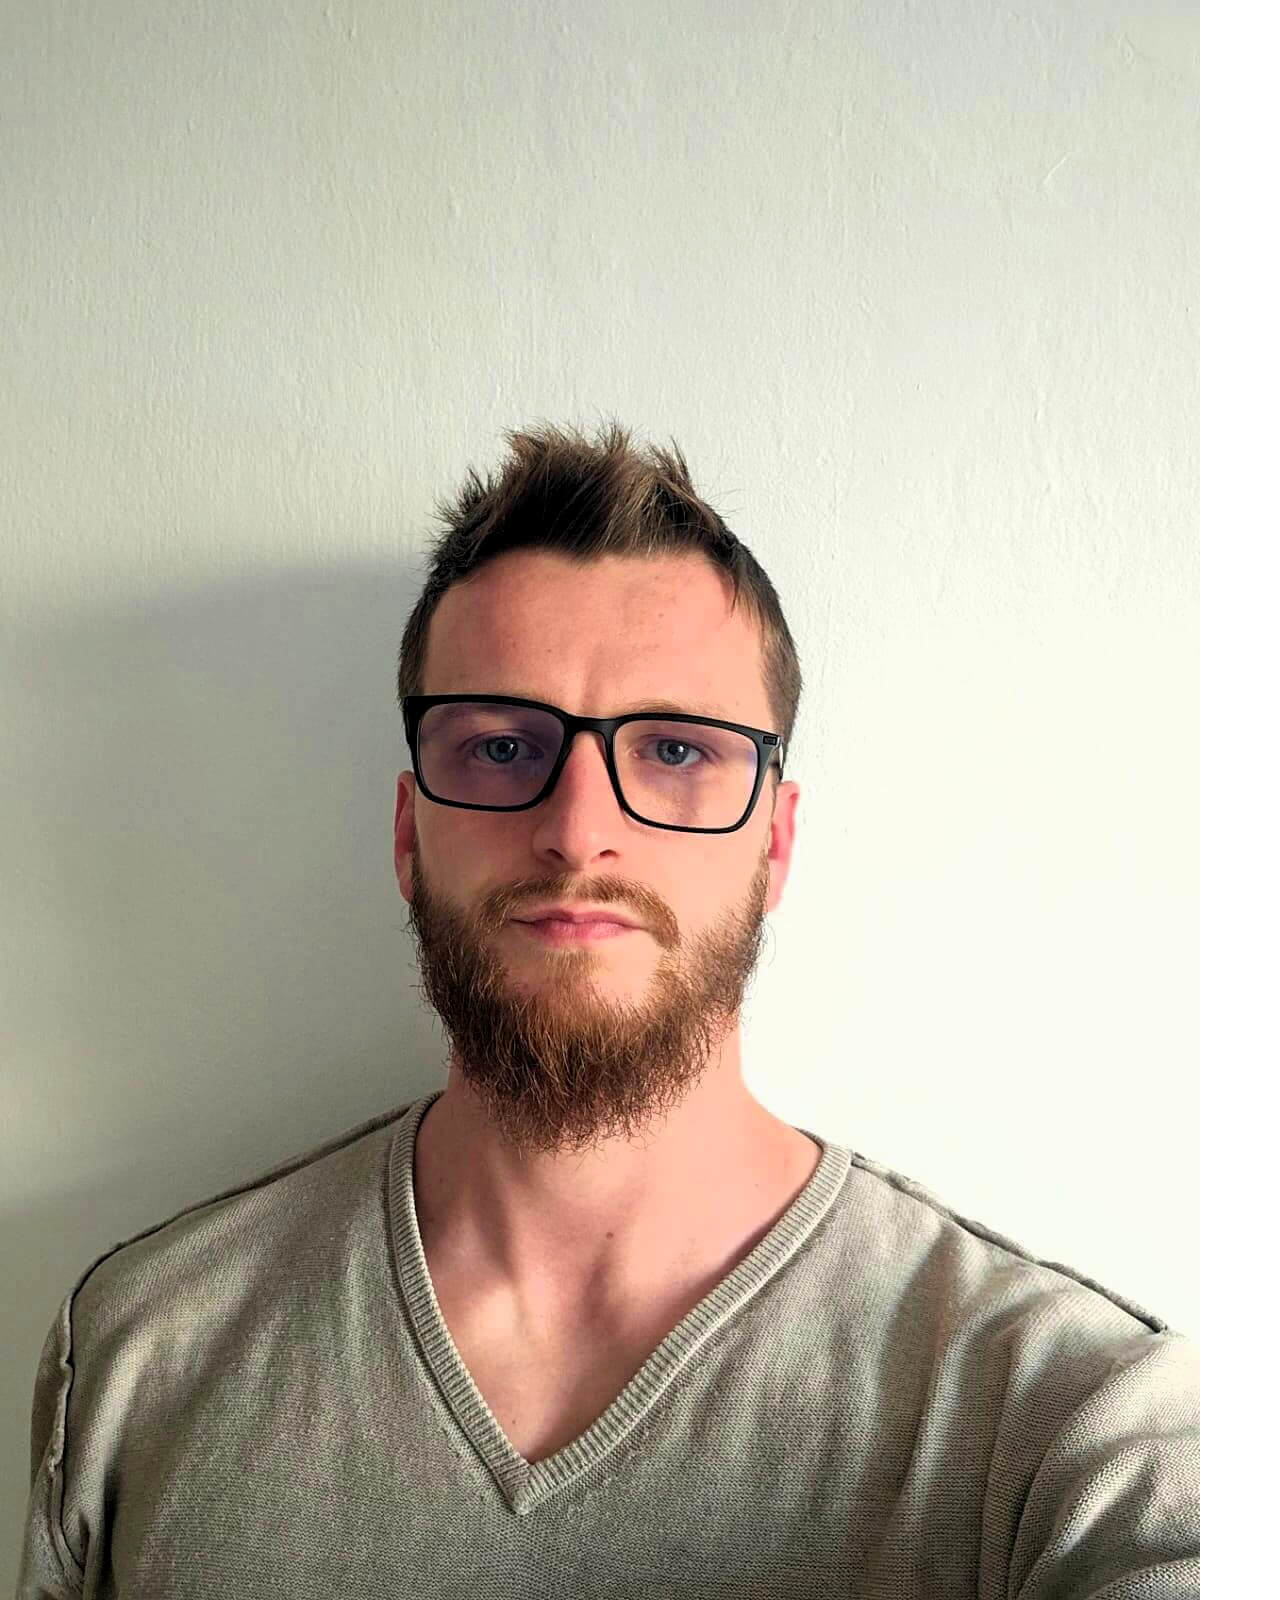
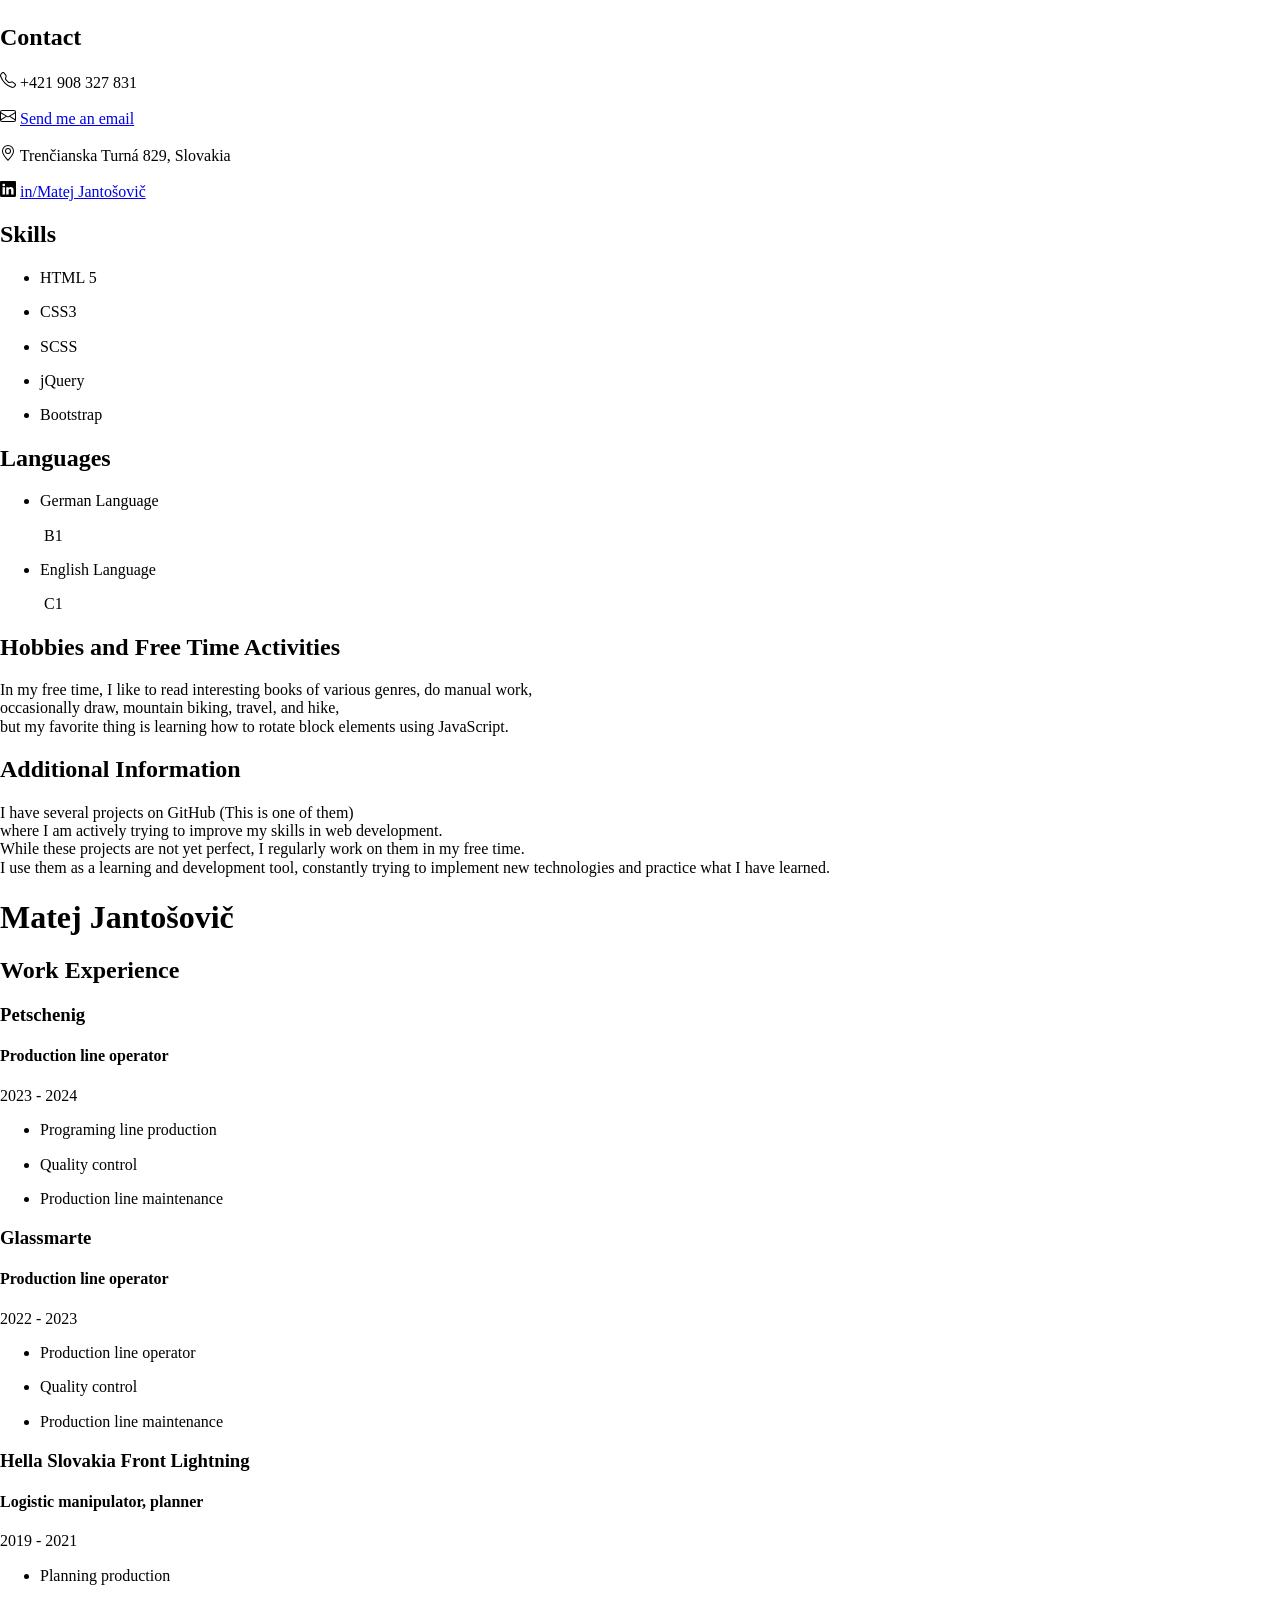
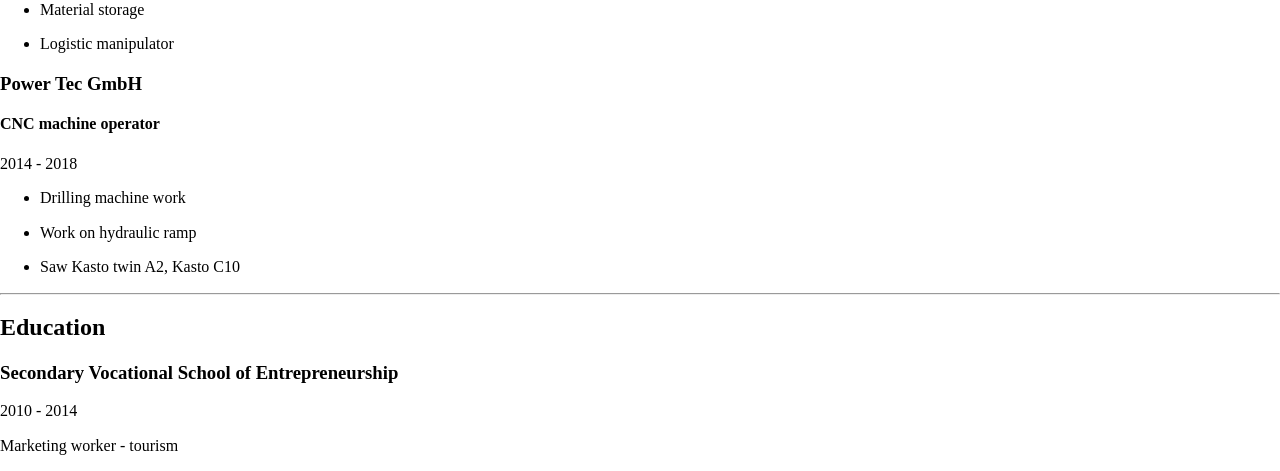
<file: TheStart/index.html>
<!DOCTYPE html>
<html lang="en">

<head>
    <meta charset="UTF-8">
    <meta name="viewport" content="width=device-width, initial-scale=1.0">
    <link rel="stylesheet" href="normalize.css">
    <link rel="stylesheet" href="style.css">
    <link rel="preconnect" href="https://fonts.googleapis.com">
    <link rel="preconnect" href="https://fonts.gstatic.com" crossorigin>
    <link href="https://fonts.googleapis.com/css2?family=Open+Sans:ital,wght@0,300..800;1,300..800&display=swap" rel="stylesheet">
    <style>
        @import url('https://fonts.googleapis.com/css2?family=Open+Sans:ital,wght@0,300..800;1,300..800&display=swap');
    </style>
    <title>CuriculuVitae</title>
</head>

<body>
    <div id="content">
        <div class="container">
            <!-- Left Panel (Personal Info, Skills, Languages, etc.) -->
            <aside class="left-panel">
                <section class="personalInfo">
                    <img src="CVprofilepicture.jpg" alt="Matej Jantošovič">
                    <h2>Contact</h2>
                    <p>
                        <svg xmlns="http://www.w3.org/2000/svg" width="16" height="16" fill="currentColor"
                            class="bi bi-telephone" viewBox="0 0 16 16">
                            <path
                                d="M3.654 1.328a.678.678 0 0 0-1.015-.063L1.605 2.3c-.483.484-.661 1.169-.45 1.77a17.6 17.6 0 0 0 4.168 6.608 17.6 17.6 0 0 0 6.608 4.168c.601.211 1.286.033 1.77-.45l1.034-1.034a.678.678 0 0 0-.063-1.015l-2.307-1.794a.68.68 0 0 0-.58-.122l-2.19.547a1.75 1.75 0 0 1-1.657-.459L5.482 8.062a1.75 1.75 0 0 1-.46-1.657l.548-2.19a.68.68 0 0 0-.122-.58zM1.884.511a1.745 1.745 0 0 1 2.612.163L6.29 2.98c.329.423.445.974.315 1.494l-.547 2.19a.68.68 0 0 0 .178.643l2.457 2.457a.68.68 0 0 0 .644.178l2.189-.547a1.75 1.75 0 0 1 1.494.315l2.306 1.794c.829.645.905 1.87.163 2.611l-1.034 1.034c-.74.74-1.846 1.065-2.877.702a18.6 18.6 0 0 1-7.01-4.42 18.6 18.6 0 0 1-4.42-7.009c-.362-1.03-.037-2.137.703-2.877z" />
                        </svg>
                        <span class="number">+421 908 327 831</span>
                    </p>
                    <p>
                        <svg xmlns="http://www.w3.org/2000/svg" width="16" height="16" fill="currentColor"
                            class="bi bi-envelope" viewBox="0 0 16 16">
                            <path
                                d="M0 4a2 2 0 0 1 2-2h12a2 2 0 0 1 2 2v8a2 2 0 0 1-2 2H2a2 2 0 0 1-2-2zm2-1a1 1 0 0 0-1 1v.217l7 4.2 7-4.2V4a1 1 0 0 0-1-1zm13 2.383-4.708 2.825L15 11.105zm-.034 6.876-5.64-3.471L8 9.583l-1.326-.795-5.64 3.47A1 1 0 0 0 2 13h12a1 1 0 0 0 .966-.741M1 11.105l4.708-2.897L1 5.383z" />
                        </svg>
                        <a href="mailto:matejjantosovic@gmail.com">Send me an email</a>
                    </p>
                    <p>
                        <svg xmlns="http://www.w3.org/2000/svg" width="16" height="16" fill="currentColor"
                            class="bi bi-geo-alt" viewBox="0 0 16 16">
                            <path
                                d="M12.166 8.94c-.524 1.062-1.234 2.12-1.96 3.07A32 32 0 0 1 8 14.58a32 32 0 0 1-2.206-2.57c-.726-.95-1.436-2.008-1.96-3.07C3.304 7.867 3 6.862 3 6a5 5 0 0 1 10 0c0 .862-.305 1.867-.834 2.94M8 16s6-5.686 6-10A6 6 0 0 0 2 6c0 4.314 6 10 6 10" />
                            <path d="M8 8a2 2 0 1 1 0-4 2 2 0 0 1 0 4m0 1a3 3 0 1 0 0-6 3 3 0 0 0 0 6" />
                        </svg>
                        <span class="adress">Trenčianska Turná 829, Slovakia</span>
                    </p>
                    <p>
                        <svg xmlns="http://www.w3.org/2000/svg" width="16" height="16" fill="currentColor"
                            class="bi bi-linkedin" viewBox="0 0 16 16">
                            <path
                                d="M0 1.146C0 .513.526 0 1.175 0h13.65C15.474 0 16 .513 16 1.146v13.708c0 .633-.526 1.146-1.175 1.146H1.175C.526 16 0 15.487 0 14.854zm4.943 12.248V6.169H2.542v7.225zm-1.2-8.212c.837 0 1.358-.554 1.358-1.248-.015-.709-.52-1.248-1.342-1.248S2.4 3.226 2.4 3.934c0 .694.521 1.248 1.327 1.248zm4.908 8.212V9.359c0-.216.016-.432.08-.586.173-.431.568-.878 1.232-.878.869 0 1.216.662 1.216 1.634v3.865h2.401V9.25c0-2.22-1.184-3.252-2.764-3.252-1.274 0-1.845.7-2.165 1.193v.025h-.016l.016-.025V6.169h-2.4c.03.678 0 7.225 0 7.225z" />
                        </svg>
                        <a class="linkedTag" href="https://www.linkedin.com/in/matej-jantosovic-843b29351/">in/Matej
                            Jantošovič
                        </a>
                    </p>
                </section>

                <!-- Skills Section -->
                <section class="skills">
                    <h2>Skills</h2>
                    <ul>
                        <li><p>HTML 5</p></li>
                        <li><p>CSS3</p></li>
                        <li><p>SCSS</p></li>
                        <li><p>jQuery</p></li>
                        <li><p>Bootstrap</p></li>
                    </ul>
                </section>

                <!-- Languages Section -->
                <section class="languages">
                    <h2>Languages</h2>
                    <ul>
                        <li><p>German Language</p>&nbsp;<span>B1</span></li>
                        <li><p>English Language</p>&nbsp;<span>C1</span></li>
                    </ul>
                </section>

                <!-- Hobbies Section -->
                <section class="hobbys">
                    <h2>Hobbies and Free Time Activities</h2>
                    <p>
                        In my free time, I like to read interesting books of various genres, do manual work, <br>
                        occasionally draw, mountain biking, travel, and hike, <br>
                        but my favorite thing is learning how to rotate block elements using JavaScript.
                    </p>
                </section>

                <!-- Additional Information Section -->
                <section class="free-time-hobby">
                    <h2>Additional Information</h2>
                    <p>
                        I have several projects on GitHub (This is one of them) <br>
                        where I am actively trying to improve my skills in web development. <br>
                        While these projects are not yet perfect, I regularly work on them in my free time. <br>
                        I use them as a learning and development tool, constantly trying to implement new technologies and practice what I have learned.
                    </p>
                </section>
            </aside>

            <!-- Right Panel (Work Experience, Education) -->
            <main class="main-skills-right-panel">
                <div class="right-panel">
                    <header>
                        <h1>Matej Jantošovič</h1>
                    </header>

                    <!-- Work Experience Section -->
                    <section class="work-experience">
                        <h2>Work Experience</h2>

                        <article class="job-position">
                            <h3>Petschenig</h3>
                            <h4>Production line operator</h4>
                            <span>2023 - 2024</span>
                            <ul>
                                <li><p>Programing line production</p></li>
                                <li><p>Quality control</p></li>
                                <li><p>Production line maintenance</p></li>
                            </ul>
                        </article>

                        <article class="job-position">
                            <h3>Glassmarte</h3>
                            <h4>Production line operator</h4>
                            <span>2022 - 2023</span>
                            <ul>
                                <li><p>Production line operator</p></li>
                                <li><p>Quality control</p></li>
                                <li><p>Production line maintenance</p></li>
                            </ul>
                        </article>

                        <article class="job-position">
                            <h3>Hella Slovakia Front Lightning</h3>
                            <h4>Logistic manipulator, planner</h4>
                            <span>2019 - 2021</span>
                            <ul>
                                <li><p>Planning production</p></li>
                                <li><p>Material storage</p></li>
                                <li><p>Logistic manipulator</p></li>
                            </ul>
                        </article>

                        <article class="job-position">
                            <h3>Power Tec GmbH</h3>
                            <h4>CNC machine operator</h4>
                            <span>2014 - 2018</span>
                            <ul>
                                <li><p>Drilling machine work</p></li>
                                <li><p>Work on hydraulic ramp</p></li>
                                <li><p>Saw Kasto twin A2, Kasto C10</p></li>
                            </ul>
                        </article>
                    </section>

                    <hr>

                    <!-- Education Section -->
                    <section class="education">
                        <h2>Education</h2>
                        <h3>Secondary Vocational School of Entrepreneurship</h3>
                        <span>2010 - 2014</span>
                        <p>Marketing worker - tourism</p>
                    </section>
                </div>
            </main>
        </div>
    </div>
</body>

</html>
</file>
<file: TheStart/style.css>
/*# sourceMappingURL=style.css.map */
</file>
